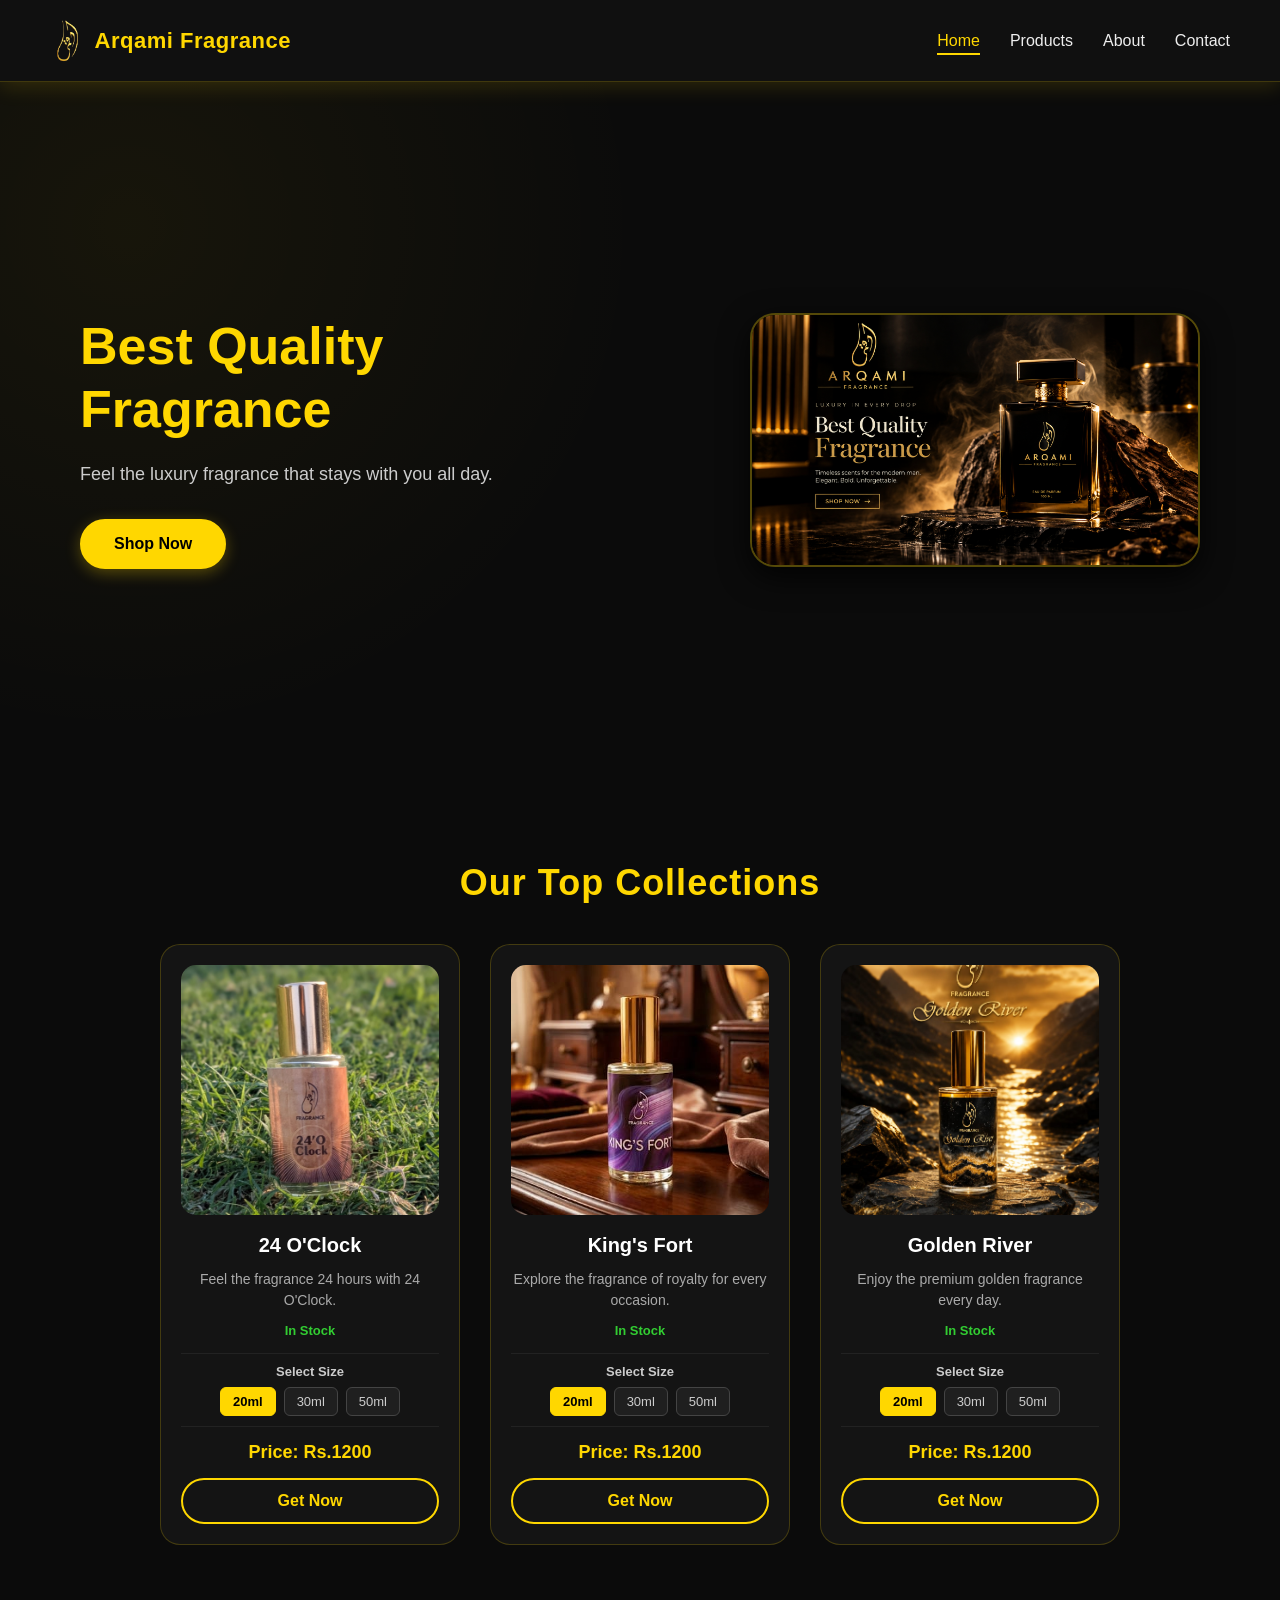
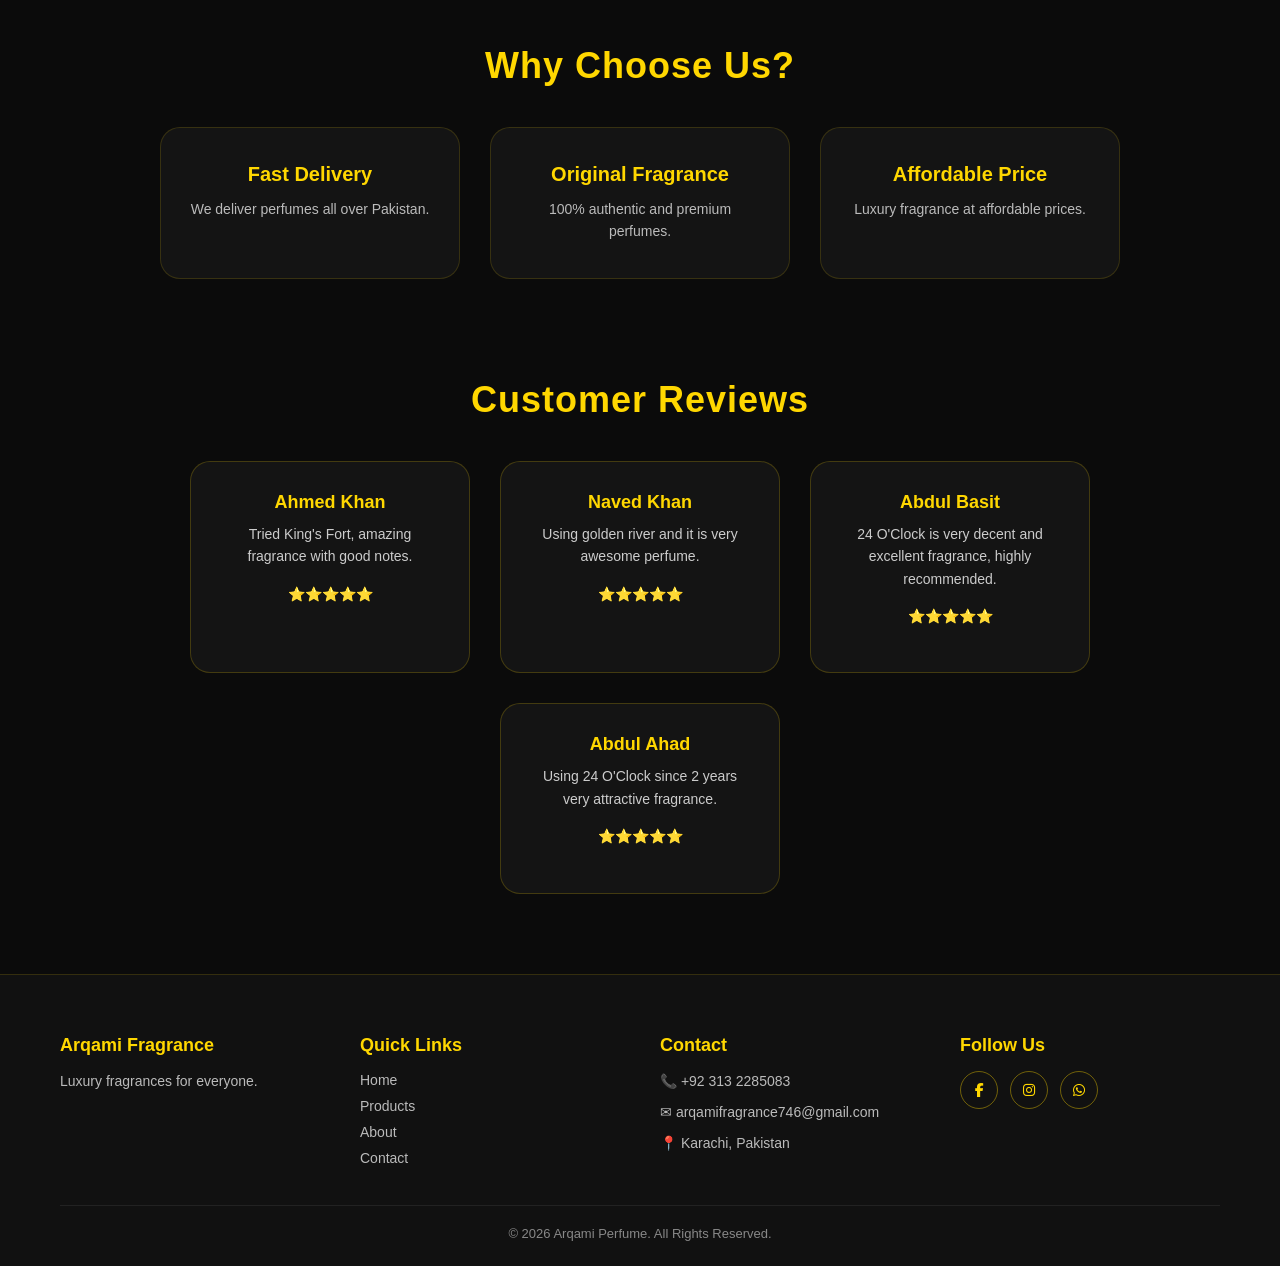
<file: index.html>
<!DOCTYPE html>
<html lang="en">

<head>
    <meta charset="UTF-8">
    <meta name="viewport" content="width=device-width, initial-scale=1.0, maximum-scale=1.0, user-scalable=no">

    <title>Arqami Fragrance</title>

    <link rel="stylesheet" href="style.css">

    <link rel="shortcut icon" href="images/logo.png" type="image/x-icon">

    <link
    rel="stylesheet"
    href="https://cdnjs.cloudflare.com/ajax/libs/font-awesome/6.5.2/css/all.min.css"
>

</head>

<body>

    <!-- Navbar -->
    <header>

        <nav class="navbar">

            <div class="logo">
                <img src="images/logo.png" alt="Arqami Perfume Logo">
                <h2>Arqami Fragrance</h2>
            </div>

            <ul class="nav-links">

                <li>
                    <a href="index.html" class="active">Home</a>
                </li>

                <li>
                    <a href="product.html">Products</a>
                </li>

                <li>
                    <a href="about.html">About</a>
                </li>

                <li>
                    <a href="contact.html">Contact</a>
                </li>

            </ul>

            <button class="menu-btn" aria-label="Toggle Navigation">
    <i class="fa-solid fa-bars"></i>
</button>

        </nav>

    </header>



    <!-- Hero Section -->

    <section class="hero">

        <div class="hero-text">

            <h1>
                Best Quality Fragrance
            </h1>


            <p>
                Feel the luxury fragrance that stays with you all day.
            </p>


            <a href="product.html" class="btn">
                Shop Now
            </a>

        </div>



        <div class="hero-image">

            <img src="images/hero.png" alt="Luxury Perfume">

        </div>


    </section>




    <!-- Products Section -->

    <section class="products">


        <h2 class="section-title">
            Our Top Collections
        </h2>



        <div class="product-container">



            <div class="product-card">

                <img src="images/24 o'clock.jpeg" alt="24 O'Clock Perfume">


                <h3>
                    24 O'Clock
                </h3>


                <p class="description">
                    Feel the fragrance 24 hours with 24 O'Clock.
                </p>


               <p class="stock">
                 In Stock
                 </p>

            <div class="sizes">

    <p><strong>Select Size</strong></p>

    <div class="size-buttons">

        <button class="size-btn active" data-price="1200">
            20ml
        </button>

        <button class="size-btn" data-price="1800">
            30ml
        </button>

        <button class="size-btn" data-price="3000">
            50ml
        </button>

    </div>

    </div>

    <p class="price">

    Price: Rs.<span class="price-value">1200</span>

    </p>

                <a href="product.html" class="product-btn">
                    Get Now
                </a>


            </div>





            <div class="product-card">


                <img src="images/kings fort.jpeg" alt="King's Fort Perfume">


                <h3>
                    King's Fort
                </h3>


                <p class="description">
                    Explore the fragrance of royalty
                    for every occasion.
                </p>


                <p class="stock">
             In Stock
            </p>

            <div class="sizes">

    <p><strong>Select Size</strong></p>

    <div class="size-buttons">

        <button class="size-btn active" data-price="1200">
            20ml
        </button>

        <button class="size-btn" data-price="1800">
            30ml
        </button>

        <button class="size-btn" data-price="3000">
            50ml
        </button>

    </div>

</div>

<p class="price">

    Price: Rs.<span class="price-value">1200</span>

</p>
                <a href="product.html" class="product-btn">
                    Get Now
                </a>


            </div>





            <div class="product-card">


                <img src="images/golden river.jpeg" alt="Golden River Perfume">


                <h3>
                    Golden River
                </h3>


                <p class="description">
                    Enjoy the premium golden
                    fragrance every day.
                </p>

                <p class="stock">
             In Stock
            </p>

            <div class="sizes">

    <p><strong>Select Size</strong></p>

    <div class="size-buttons">

        <button class="size-btn active" data-price="1200">
            20ml
        </button>

        <button class="size-btn" data-price="1800">
            30ml
        </button>

        <button class="size-btn" data-price="3000">
            50ml
        </button>

    </div>

</div>

<p class="price">

    Price: Rs.<span class="price-value">1200</span>

</p>
                <a href="product.html" class="product-btn">
                    Get Now
                </a>


            </div>


        </div>


    </section>





    <!-- Why Choose Us Section -->


    <section class="choose-us">


        <h2 class="section-title">
            Why Choose Us?
        </h2>



        <div class="choose-us-container">



            <div class="feature-card">

                <h3>
                    Fast Delivery
                </h3>


                <p>
                    We deliver perfumes all over Pakistan.
                </p>

            </div>




            <div class="feature-card">

                <h3>
                    Original Fragrance
                </h3>


                <p>
                    100% authentic and premium perfumes.
                </p>

            </div>




            <div class="feature-card">

                <h3>
                    Affordable Price
                </h3>


                <p>
                    Luxury fragrance at affordable prices.
                </p>

            </div>


        </div>


    </section>

    <section class="testimonials">

        <h2 class="section-title">Customer Reviews</h2>

        <div class="testimonial-container">

            <div class="testimonial-card">
                <h3>Ahmed Khan</h3>
                <p>Tried King's Fort, amazing fragrance with good notes.</p>
                <p>⭐⭐⭐⭐⭐</p>
            </div>

            <div class="testimonial-card">
                 <h3>Naved Khan</h3>
                <p>Using golden river and it is very awesome perfume.</p>
                <p>⭐⭐⭐⭐⭐</p>
            </div>

            <div class="testimonial-card">
                 <h3>Abdul Basit</h3>
                <p>24 O'Clock is very decent and excellent fragrance, highly recommended.</p>
                <p>⭐⭐⭐⭐⭐</p>
            </div>

            <div class="testimonial-card">
                 <h3>Abdul Ahad</h3>
                <p>Using 24 O'Clock since 2 years very attractive fragrance.</p>
                <p>⭐⭐⭐⭐⭐</p>
            </div>

        </div>



    </section>



    <!-- Footer -->


    <footer class="footer">


        <div class="footer-container">



            <div class="footer-box brand">


                <h2>
                    Arqami Fragrance
                </h2>


                <p>
                    Luxury fragrances for everyone.
                </p>


            </div>





            <div class="footer-box">


                <h3>
                    Quick Links
                </h3>


                <ul>

                    <li>
                        <a href="index.html">Home</a>
                    </li>


                    <li>
                        <a href="product.html">Products</a>
                    </li>


                    <li>
                        <a href="about.html">About</a>
                    </li>


                    <li>
                        <a href="contact.html">Contact</a>
                    </li>


                </ul>


            </div>





            <div class="footer-box">


                <h3>
                    Contact
                </h3>


               <p>
                    📞 +92 313 2285083
                </p>


                <p>
                    ✉ arqamifragrance746@gmail.com
                </p>



                <p>
                    📍 Karachi, Pakistan
                </p>


            </div>


           <div class="footer-box social-box">

            <h3>Follow Us</h3>

        <div class="social-icons">

        <a href="https://www.facebook.com/share/19AGfkTApr/" aria-label="Facebook">
            <i class="fa-brands fa-facebook-f"></i>
        </a>

        <a href="https://www.instagram.com/arqamifragrance?igsi=b2hlZm5qbWZua25n" aria-label="Instagram">
            <i class="fa-brands fa-instagram"></i>
        </a>

        <a href="https://wa.me/c/923132285083" aria-label="WhatsApp">
            <i class="fa-brands fa-whatsapp"></i>
        </a>

    </div>

</div>



        </div>




        <hr>


        <p class="copyright">

            © 2026 Arqami Perfume. All Rights Reserved.

        </p>


    </footer>

    <script src="script.js"></script>

</body>

</html>
</file>
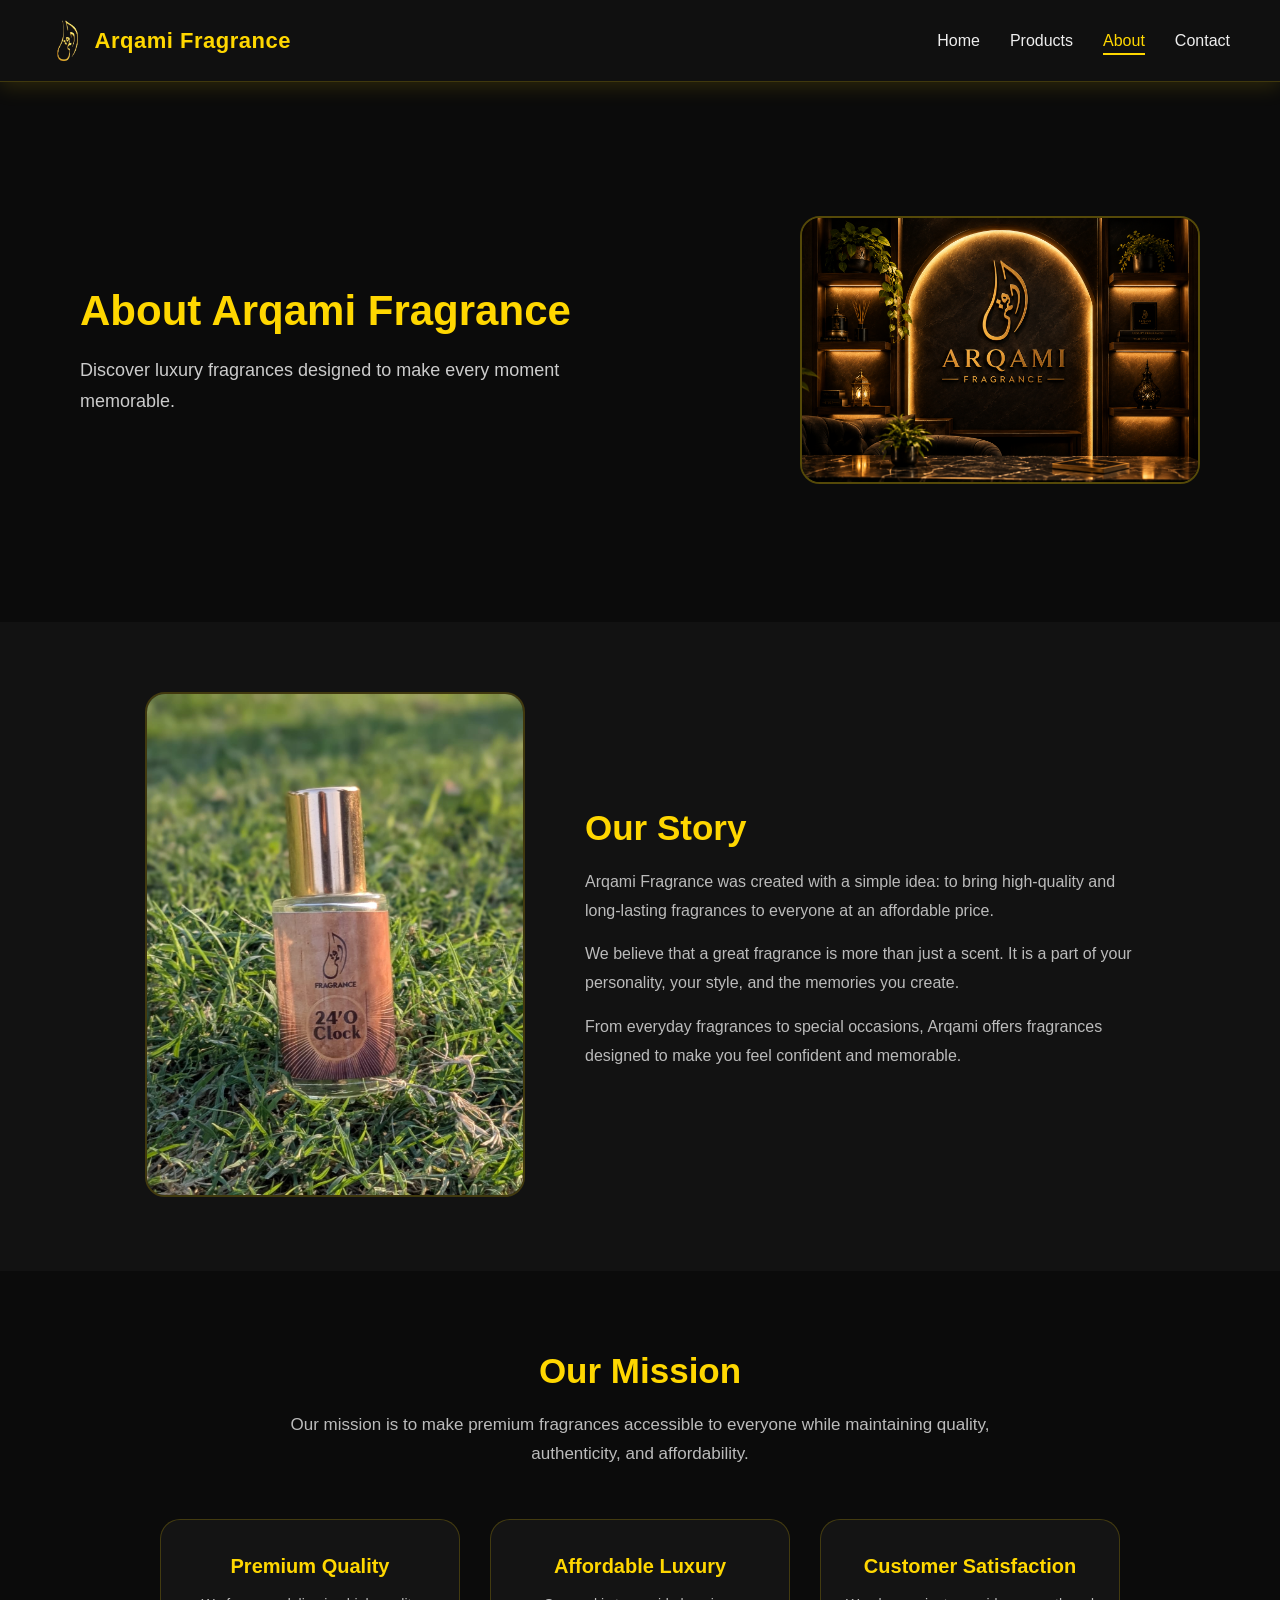
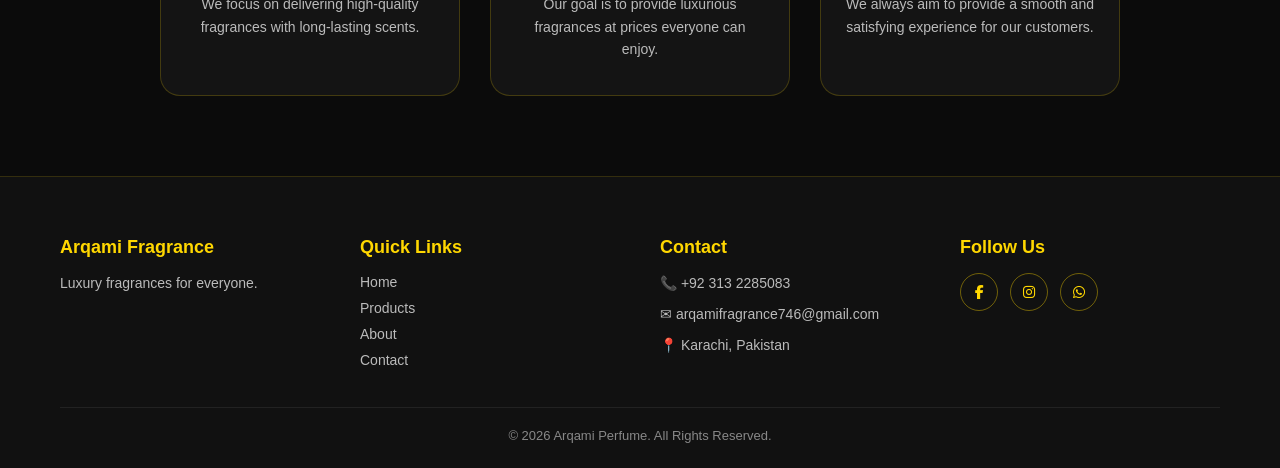
<file: about.html>
<!DOCTYPE html>
<html lang="en">

<head>
    <meta charset="UTF-8">
    <meta name="viewport" content="width=device-width, initial-scale=1.0, maximum-scale=1.0, user-scalable=no">

    <title>Arqami Fragrance</title>

    <link rel="stylesheet" href="style.css">

    <link rel="shortcut icon" href="images/logo.png" type="image/x-icon">

    <link
    rel="stylesheet"
    href="https://cdnjs.cloudflare.com/ajax/libs/font-awesome/6.5.2/css/all.min.css"
>

</head>

<body>

    <!-- Navbar -->
    <header>

        <nav class="navbar">

            <div class="logo">
                <img src="images/logo.png" alt="Arqami Perfume Logo">
                <h2>Arqami Fragrance</h2>
            </div>

            <ul class="nav-links">

                <li>
                    <a href="index.html">Home</a>
                </li>

                <li>
                    <a href="product.html">Products</a>
                </li>

                <li>
                    <a href="about.html" class="active">About</a>
                </li>

                <li>
                    <a href="contact.html">Contact</a>
                </li>

            </ul>

            <button class="menu-btn" aria-label="Toggle Navigation">
    <i class="fa-solid fa-bars"></i>
</button>

        </nav>

    </header>


    <!--about hero section-->

    <section class="about-hero">

    <div class="about-hero-text">

        <h1>
            About Arqami Fragrance
        </h1>

        <p>
            Discover luxury fragrances designed to make
            every moment memorable.
        </p>

    </div>

    <div class="about-hero-image">

        <img src="images/about.png" alt="Arqami Perfume">

    </div>

</section>

    <!--Story-->

    <section class="our-story">

    <div class="story-image">

        <img src="images/24 o'clock.jpeg" alt="Arqami Perfume">

    </div>

    <div class="story-text">

        <h2>Our Story</h2>

        <p>
            Arqami Fragrance was created with a simple idea:
            to bring high-quality and long-lasting fragrances
            to everyone at an affordable price.
        </p>

        <p>
            We believe that a great fragrance is more than just
            a scent. It is a part of your personality, your style,
            and the memories you create.
        </p>

        <p>
            From everyday fragrances to special occasions,
            Arqami offers fragrances designed to make you feel
            confident and memorable.
        </p>

    </div>

</section>

    <!--Mission-->

    <section class="mission">

    <h2>Our Mission</h2>

    <p class="mission-intro">
        Our mission is to make premium fragrances accessible
        to everyone while maintaining quality, authenticity,
        and affordability.
    </p>


    <div class="mission-container">

        <div class="mission-card">

            <h3>Premium Quality</h3>

            <p>
                We focus on delivering high-quality fragrances
                with long-lasting scents.
            </p>

        </div>


        <div class="mission-card">

            <h3>Affordable Luxury</h3>

            <p>
                Our goal is to provide luxurious fragrances
                at prices everyone can enjoy.
            </p>

        </div>


        <div class="mission-card">

            <h3>Customer Satisfaction</h3>

            <p>
                We always aim to provide a smooth and satisfying
                experience for our customers.
            </p>

        </div>

    </div>

</section>

    <!-- Footer -->


    <footer class="footer">


        <div class="footer-container">



            <div class="footer-box brand">


                <h2>
                    Arqami Fragrance
                </h2>


                <p>
                    Luxury fragrances for everyone.
                </p>


            </div>





            <div class="footer-box">


                <h3>
                    Quick Links
                </h3>


                <ul>

                    <li>
                        <a href="index.html">Home</a>
                    </li>


                    <li>
                        <a href="product.html">Products</a>
                    </li>


                    <li>
                        <a href="about.html">About</a>
                    </li>


                    <li>
                        <a href="contact.html">Contact</a>
                    </li>


                </ul>


            </div>





            <div class="footer-box">


                <h3>
                    Contact
                </h3>


               <p>
                    📞 +92 313 2285083
                </p>


                <p>
                    ✉ arqamifragrance746@gmail.com
                </p>



                <p>
                    📍 Karachi, Pakistan
                </p>


            </div>


           <div class="footer-box social-box">

            <h3>Follow Us</h3>

        <div class="social-icons">

        <a href="https://www.facebook.com/share/19AGfkTApr/" aria-label="Facebook">
            <i class="fa-brands fa-facebook-f"></i>
        </a>

        <a href="https://www.instagram.com/arqamifragrance?igsi=b2hlZm5qbWZua25n" aria-label="Instagram">
            <i class="fa-brands fa-instagram"></i>
        </a>

        <a href="https://wa.me/c/923132285083" aria-label="WhatsApp">
            <i class="fa-brands fa-whatsapp"></i>
        </a>

    </div>

</div>



        </div>




        <hr>


        <p class="copyright">

            © 2026 Arqami Perfume. All Rights Reserved.

        </p>


    </footer>

    <script src="script.js"></script>

</body>

</html>
</file>
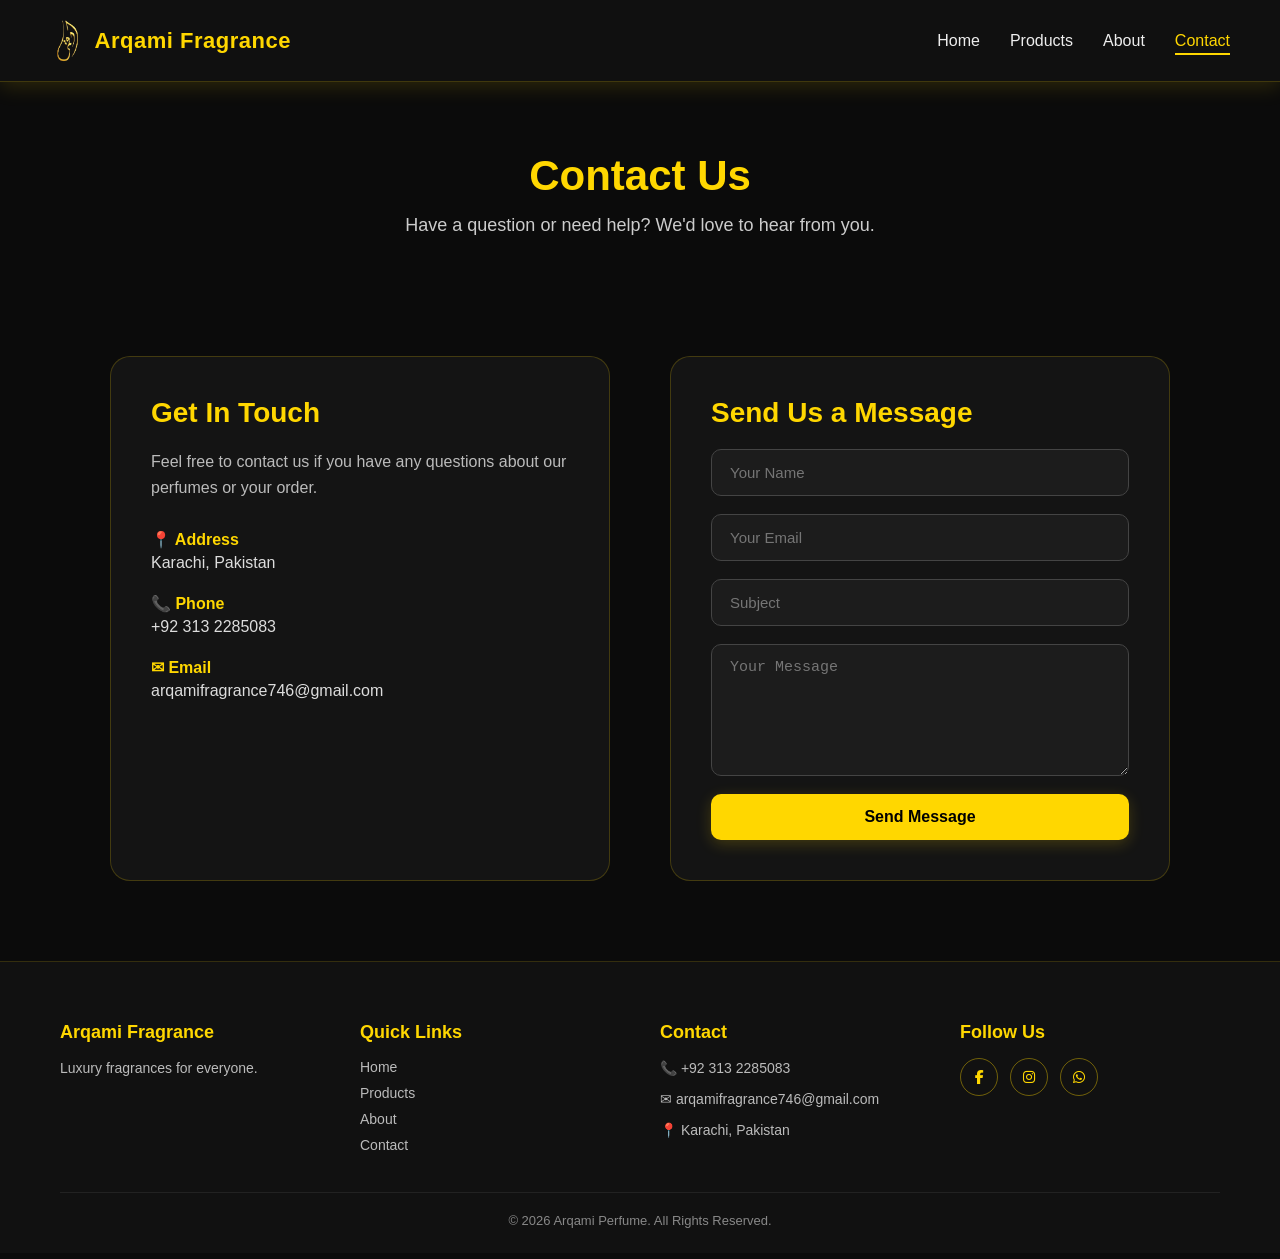
<file: contact.html>
<!DOCTYPE html>
<html lang="en">

<head>
    <meta charset="UTF-8">
    <meta name="viewport" content="width=device-width, initial-scale=1.0, maximum-scale=1.0, user-scalable=no">

    <title>Arqami Fragrance</title>

    <link rel="stylesheet" href="style.css">

    <link rel="shortcut icon" href="images/logo.png" type="image/x-icon">

    <link
    rel="stylesheet"
    href="https://cdnjs.cloudflare.com/ajax/libs/font-awesome/6.5.2/css/all.min.css"
>

</head>

<body>

    <!-- Navbar -->
    <header>

        <nav class="navbar">

            <div class="logo">
                <img src="images/logo.png" alt="Arqami Perfume Logo">
                <h2>Arqami Fragrance</h2>
            </div>

            <ul class="nav-links">

                <li>
                    <a href="index.html">Home</a>
                </li>

                <li>
                    <a href="product.html">Products</a>
                </li>

                <li>
                    <a href="about.html">About</a>
                </li>

                <li>
                    <a href="contact.html" class="active">Contact</a>
                </li>

            </ul>

            <button class="menu-btn" aria-label="Toggle Navigation">
    <i class="fa-solid fa-bars"></i>
</button>

        </nav>

    </header>

    <!--Contact hero-->

    <section class="contact-hero">

    <h1>Contact Us</h1>

    <p>
        Have a question or need help?
        We'd love to hear from you.
    </p>

</section>

    <!--Contact section-->

    <section class="contact-section">

    <div class="contact-info">

        <h2>Get In Touch</h2>

        <p>
            Feel free to contact us if you have any questions
            about our perfumes or your order.
        </p>

        <div class="contact-item">
            <h3>📍 Address</h3>
            <p>Karachi, Pakistan</p>
        </div>

        <div class="contact-item">
            <h3>📞 Phone</h3>
            <p>+92 313 2285083</p>
        </div>

        <div class="contact-item">
            <h3>✉ Email</h3>
            <p>arqamifragrance746@gmail.com</p>
        </div>

    </div>


    <div class="contact-form">

        <h2>Send Us a Message</h2>

        <form id="contactForm">

            <input
                type="text"
                id="contactName"
                placeholder="Your Name"
                required
            >

            <input
                type="email"
                id="contactEmail"
                placeholder="Your Email"
                required
            >

            <input
                type="text"
                id="contactSubject"
                placeholder="Subject"
                required
            >

            <textarea
                id="contactMessage"
                placeholder="Your Message"
                rows="6"
                required
            ></textarea>

            <button type="submit">
                Send Message
            </button>

        </form>

    </div>

</section>

    <!-- Footer -->


    <footer class="footer">


        <div class="footer-container">



            <div class="footer-box brand">


                <h2>
                    Arqami Fragrance
                </h2>


                <p>
                    Luxury fragrances for everyone.
                </p>


            </div>





            <div class="footer-box">


                <h3>
                    Quick Links
                </h3>


                <ul>

                    <li>
                        <a href="index.html">Home</a>
                    </li>


                    <li>
                        <a href="product.html">Products</a>
                    </li>


                    <li>
                        <a href="about.html">About</a>
                    </li>


                    <li>
                        <a href="contact.html">Contact</a>
                    </li>


                </ul>


            </div>





            <div class="footer-box">


                <h3>
                    Contact
                </h3>


               <p>
                    📞 +92 313 2285083
                </p>


                <p>
                    ✉ arqamifragrance746@gmail.com
                </p>



                <p>
                    📍 Karachi, Pakistan
                </p>


            </div>


           <div class="footer-box social-box">

            <h3>Follow Us</h3>

        <div class="social-icons">

        <a href="https://www.facebook.com/share/19AGfkTApr/" aria-label="Facebook">
            <i class="fa-brands fa-facebook-f"></i>
        </a>

        <a href="https://www.instagram.com/arqamifragrance?igsi=b2hlZm5qbWZua25n" aria-label="Instagram">
            <i class="fa-brands fa-instagram"></i>
        </a>

        <a href="https://wa.me/c/923132285083" aria-label="WhatsApp">
            <i class="fa-brands fa-whatsapp"></i>
        </a>

    </div>

</div>



        </div>




        <hr>


        <p class="copyright">

            © 2026 Arqami Perfume. All Rights Reserved.

        </p>


    </footer>

    <script src="script.js"></script>

</body>

</html>
</file>
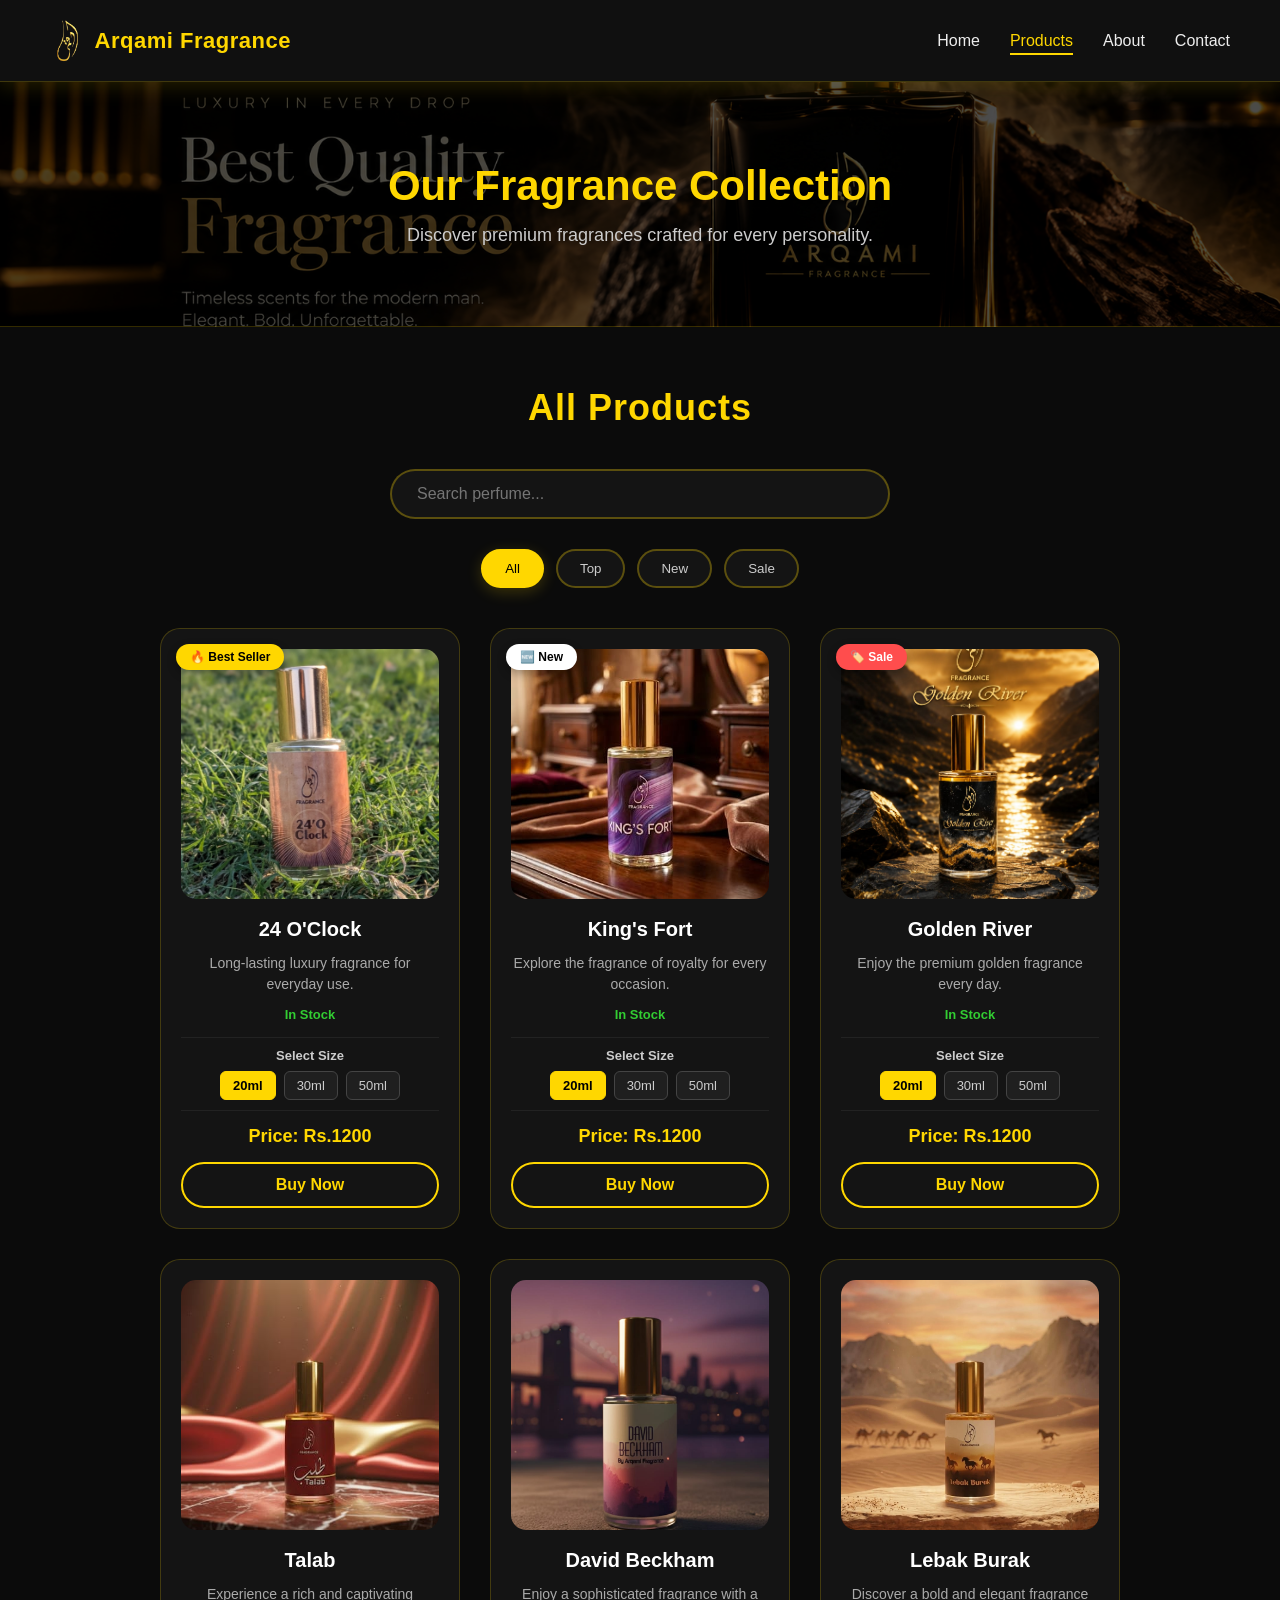
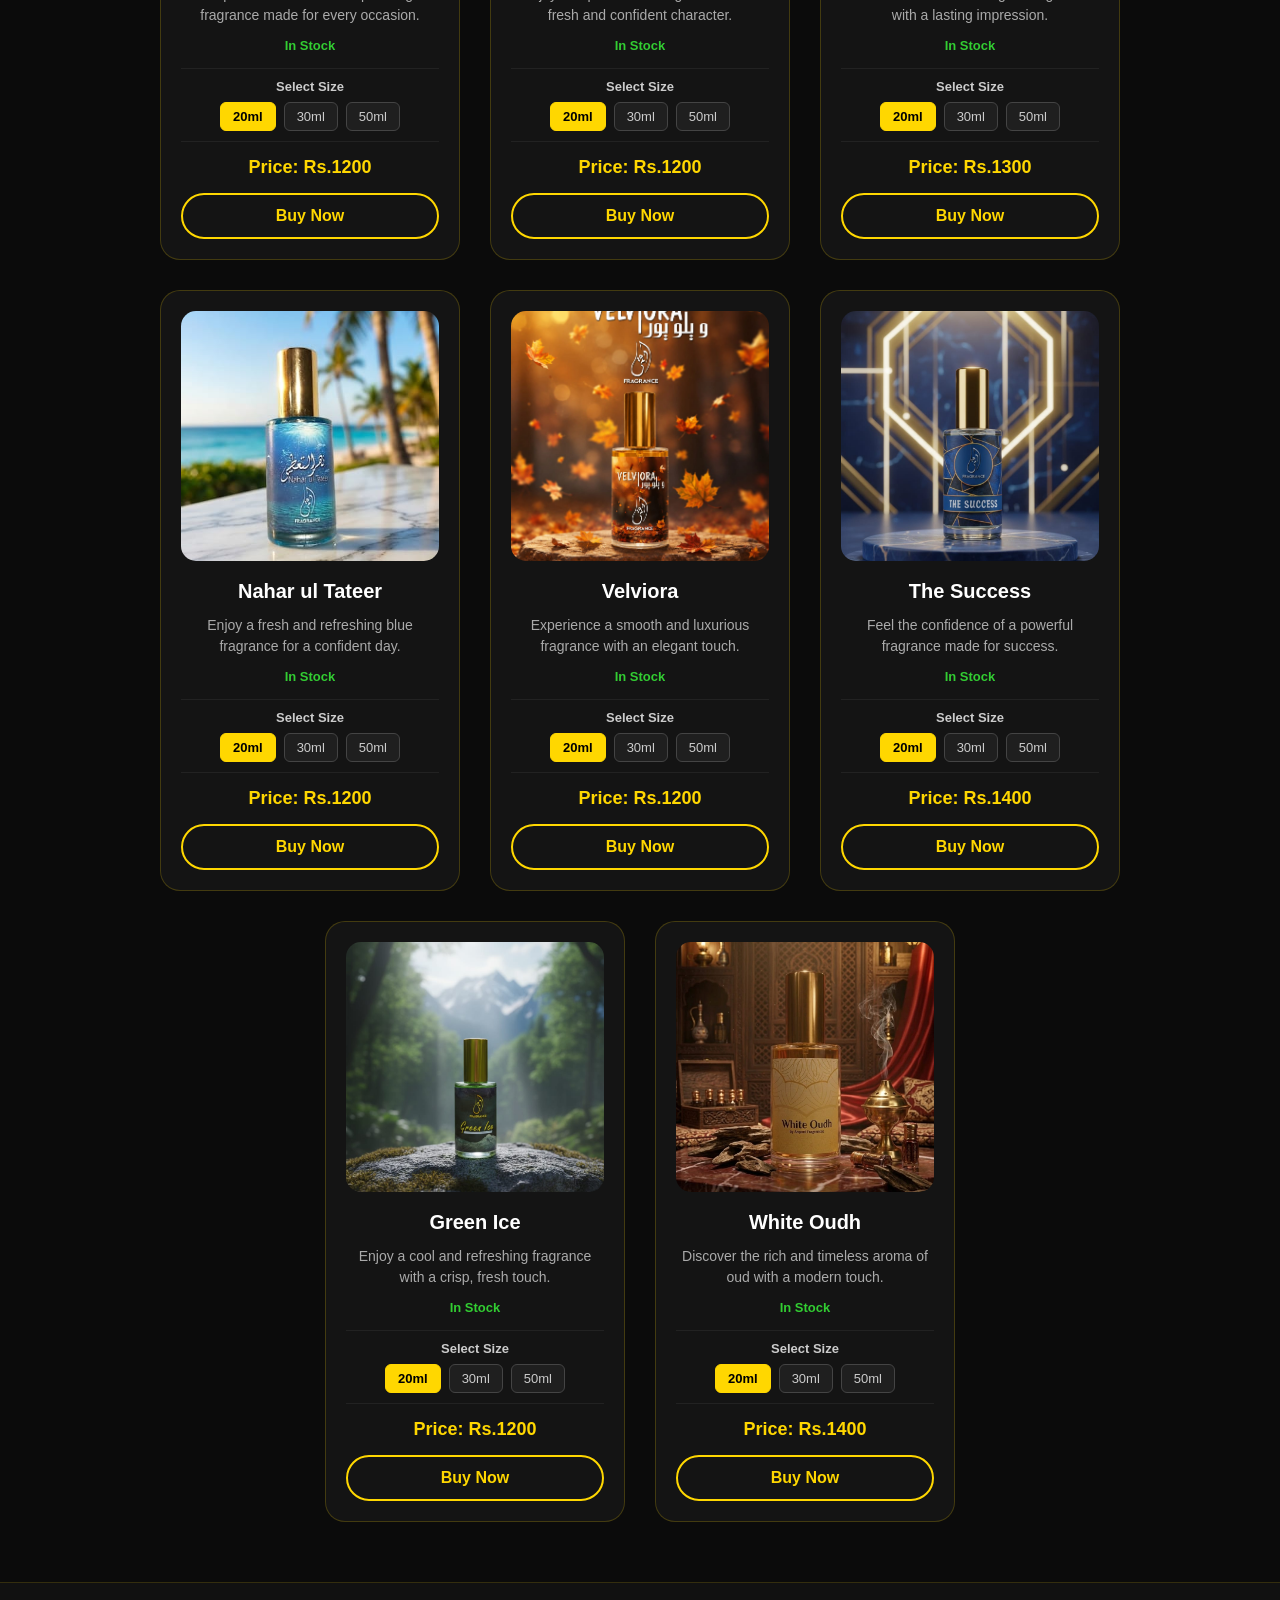
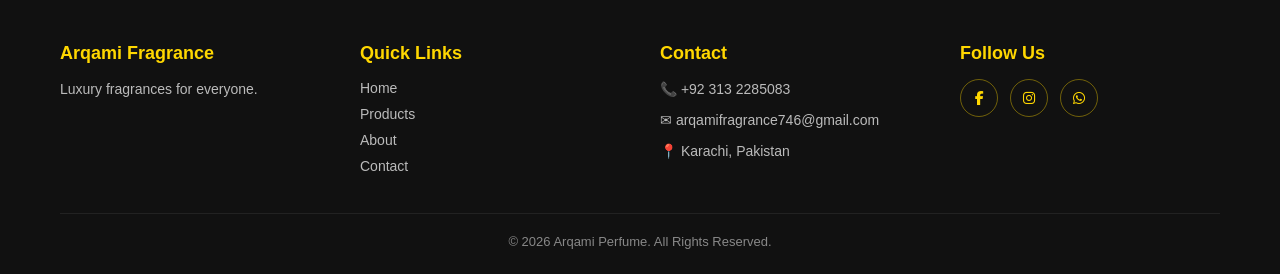
<file: product.html>
<!DOCTYPE html>
<html lang="en">
<head>
    <meta charset="UTF-8">
    <meta name="viewport" content="width=device-width, initial-scale=1.0, maximum-scale=1.0, user-scalable=no">
    <title>Arqami Fragrance</title>
    <link rel="stylesheet" href="style.css">
    <link rel="shortcut icon" href="images/logo.png" type="image/x-icon">
    <link
    rel="stylesheet"
    href="https://cdnjs.cloudflare.com/ajax/libs/font-awesome/6.5.2/css/all.min.css"
>

</head>

<body>
    
     <!-- Navbar -->
    <header>

        <nav class="navbar">

            <div class="logo">
                <img src="images/logo.png" alt="Arqami Perfume Logo">
                <h2>Arqami Fragrance</h2>
            </div>

            <ul class="nav-links">

                <li>
                    <a href="index.html" >Home</a>
                </li>

                <li>
                    <a href="product.html"class="active">Products</a>
                </li>

                <li>
                    <a href="about.html">About</a>
                </li>

                <li>
                    <a href="contact.html">Contact</a>
                </li>

            </ul>

            <button class="menu-btn" aria-label="Toggle Navigation">
    <i class="fa-solid fa-bars"></i>
</button>

        </nav>

    </header>

    <!--Page Banner-->

    <section class="page-banner">

        <h1>Our Fragrance Collection</h1>

        <p>Discover premium fragrances crafted for every personality.</p>

    </section>


    <!--Products-->


    <section class="products">

    <h2 class="section-title">
        All Products
    </h2>

    <!--Search Bar-->

    <div class="product-search">

    <input
        type="text"
        id="searchInput"
        placeholder="Search perfume..."
    >
        
    </div>

    <!--Filter Button-->

        <div class="product-filters">

            <button class="filter-btn active" data-filter="all">
             All
            </button>

            <button class="filter-btn" data-filter="best-seller">
             Top
            </button>

            <button class="filter-btn" data-filter="new">
            New
            </button>

            <button class="filter-btn" data-filter="sale">
             Sale
            </button>

    </div>
    

    <!--Products-->

    <div class="product-container">

        <!--Product 1-->

        <div class="product-card">

            <span class="badge best-seller">

             🔥 Best Seller

            </span>

         <img src="images/24 o'clock.jpeg" alt="24 O'Clock">

         <h3>24 O'Clock</h3>

        <p class="description">
        Long-lasting luxury fragrance for everyday use.
        </p>

        <p class="stock">
        In Stock
        </p>

       <div class="sizes">

    <p><strong>Select Size</strong></p>

    <div class="size-buttons">

        <button class="size-btn active" data-price="1200">
            20ml
        </button>

        <button class="size-btn" data-price="1800">
            30ml
        </button>

        <button class="size-btn" data-price="3000">
            50ml
        </button>

    </div>

</div>

<p class="price">

    Price: Rs.<span class="price-value">1200</span>

</p>

        <a href="#" class="product-btn">
        Buy Now
        </a>

    </div>

        <!--Product 2-->

        <div class="product-card">

            <span class="badge new">
             🆕 New
            </span>

            <img src="images/kings fort.jpeg" alt="King's Fort">

            <h3>King's Fort</h3>

            <p class="description">Explore the fragrance of royalty
            for every occasion.</p>

            <p class="stock">
             In Stock
            </p>

            <div class="sizes">

    <p><strong>Select Size</strong></p>

    <div class="size-buttons">

        <button class="size-btn active" data-price="1200">
            20ml
        </button>

        <button class="size-btn" data-price="1800">
            30ml
        </button>

        <button class="size-btn" data-price="3000">
            50ml
        </button>

    </div>

</div>

<p class="price">

    Price: Rs.<span class="price-value">1200</span>

</p>

            <a href="#" class="product-btn">Buy Now</a>

        </div>

        <!--Product 3-->

        <div class="product-card">

            <span class="badge sale">
            🏷️ Sale
            </span>

            <img src="images/golden river.jpeg" alt="Golden River">

            <h3>Golden River</h3>

            <p class="description">Enjoy the premium golden
fragrance every day.</p>

            <p class="stock">
             In Stock
            </p>

            <div class="sizes">

    <p><strong>Select Size</strong></p>

    <div class="size-buttons">

        <button class="size-btn active" data-price="1200">
            20ml
        </button>

        <button class="size-btn" data-price="1800">
            30ml
        </button>

        <button class="size-btn" data-price="3000">
            50ml
        </button>

    </div>

</div>

<p class="price">

    Price: Rs.<span class="price-value">1200</span>

</p>

            <a href="#" class="product-btn">Buy Now</a>

        </div>

        <!--Product 4-->

        <div class="product-card">

            <img src="images/talab.jpeg" alt="Talab">

            <h3>Talab</h3>

            <p class="description">Experience a rich and captivating fragrance made for every occasion.</p>

            <p class="stock">
             In Stock
            </p>

            <div class="sizes">

    <p><strong>Select Size</strong></p>

    <div class="size-buttons">

        <button class="size-btn active" data-price="1200">
            20ml
        </button>

        <button class="size-btn" data-price="1800">
            30ml
        </button>

        <button class="size-btn" data-price="3000">
            50ml
        </button>

    </div>

</div>

<p class="price">

    Price: Rs.<span class="price-value">1200</span>

</p>

            <a href="#" class="product-btn">Buy Now</a>

        </div>

        <!--Product 5-->

        <div class="product-card">

            <img src="images/david beckham.jpeg" alt="David Beckham">

            <h3>David Beckham</h3>

            <p class="description">Enjoy a sophisticated fragrance with a fresh and confident character.</p>

            <p class="stock">
             In Stock
            </p>

            <div class="sizes">

    <p><strong>Select Size</strong></p>

    <div class="size-buttons">

        <button class="size-btn active" data-price="1200">
            20ml
        </button>

        <button class="size-btn" data-price="1800">
            30ml
        </button>

        <button class="size-btn" data-price="3000">
            50ml
        </button>

    </div>

</div>

<p class="price">

    Price: Rs.<span class="price-value">1200</span>

</p>

            <a href="#" class="product-btn">Buy Now</a>

        </div>

        <!--Product 6-->

        <div class="product-card">

            <img src="images/lebok burak.jpeg" alt="Lebak Burak">

            <h3>Lebak Burak</h3>

            <p class="description">Discover a bold and elegant fragrance with a lasting impression.</p>

            <p class="stock">
             In Stock
            </p>

            <div class="sizes">

    <p><strong>Select Size</strong></p>

    <div class="size-buttons">

        <button class="size-btn active" data-price="1300">
            20ml
        </button>

        <button class="size-btn" data-price="1950">
            30ml
        </button>

        <button class="size-btn" data-price="3250">
            50ml
        </button>

    </div>

</div>

<p class="price">

    Price: Rs.<span class="price-value">1300</span>

</p>

            <a href="#" class="product-btn">Buy Now</a>

        </div>

        <!--Product 7-->

        <div class="product-card">

            <img src="images/nahar ul tateer.jpeg" alt="Nahar ul Tateer">

            <h3>Nahar ul Tateer</h3>

            <p class="description">Enjoy a fresh and refreshing blue fragrance for a confident day.</p>

            <p class="stock">
             In Stock
            </p>

           <div class="sizes">

    <p><strong>Select Size</strong></p>

    <div class="size-buttons">

        <button class="size-btn active" data-price="1200">
            20ml
        </button>

        <button class="size-btn" data-price="1800">
            30ml
        </button>

        <button class="size-btn" data-price="3000">
            50ml
        </button>

    </div>

</div>

<p class="price">

    Price: Rs.<span class="price-value">1200</span>

</p>

            <a href="#" class="product-btn">Buy Now</a>

        </div>

        <!--Product 8-->

        <div class="product-card">

            <img src="images/velviora.jpeg" alt="Velviora">

            <h3>Velviora</h3>

            <p class="description">Experience a smooth and luxurious fragrance with an elegant touch.</p>

            <p class="stock">
             In Stock
            </p>

            <div class="sizes">

    <p><strong>Select Size</strong></p>

    <div class="size-buttons">

        <button class="size-btn active" data-price="1200">
            20ml
        </button>

        <button class="size-btn" data-price="1800">
            30ml
        </button>

        <button class="size-btn" data-price="3000">
            50ml
        </button>

    </div>

</div>

<p class="price">

    Price: Rs.<span class="price-value">1200</span>

</p>

            <a href="#" class="product-btn">Buy Now</a>

        </div>

        <!--Product 9-->

        <div class="product-card">

            <img src="images/the success.jpeg" alt="The Success">

            <h3>The Success</h3>

            <p class="description">Feel the confidence of a powerful fragrance made for success.</p>

            <p class="stock">
             In Stock
            </p>
<div class="sizes">

    <p><strong>Select Size</strong></p>

    <div class="size-buttons">

        <button class="size-btn active" data-price="1400">
            20ml
        </button>

        <button class="size-btn" data-price="2100">
            30ml
        </button>

        <button class="size-btn" data-price="3500">
            50ml
        </button>

    </div>

</div>

<p class="price">

    Price: Rs.<span class="price-value">1400</span>

</p>

            <a href="#" class="product-btn">Buy Now</a>

        </div>

        <!--Product 10-->

        <div class="product-card">

            <img src="images/green ice.jpeg" alt="Green Ice">

            <h3>Green Ice</h3>

            <p class="description">Enjoy a cool and refreshing fragrance with a crisp, fresh touch.</p>

            <p class="stock">
             In Stock
            </p>

            <div class="sizes">

    <p><strong>Select Size</strong></p>

    <div class="size-buttons">

        <button class="size-btn active" data-price="1200">
            20ml
        </button>

        <button class="size-btn" data-price="1800">
            30ml
        </button>

        <button class="size-btn" data-price="3000">
            50ml
        </button>

    </div>

</div>

<p class="price">

    Price: Rs.<span class="price-value">1200</span>

</p>

            <a href="#" class="product-btn">Buy Now</a>

        </div>

        
        <!--Product 11-->

        <div class="product-card">

            <img src="images/white oudh.jpeg" alt="White Oudh">

            <h3>White Oudh</h3>

            <p class="description">Discover the rich and timeless aroma of oud with a modern touch.</p>

            <p class="stock">
             In Stock
            </p>

            <div class="sizes">

    <p><strong>Select Size</strong></p>

    <div class="size-buttons">

        <button class="size-btn active" data-price="1400">
            20ml
        </button>

        <button class="size-btn" data-price="2100">
            30ml
        </button>

        <button class="size-btn" data-price="3500">
            50ml
        </button>

    </div>

</div>

<p class="price">

    Price: Rs.<span class="price-value">1400</span>

</p>

            <a href="#" class="product-btn">Buy Now</a>

        </div>

    </div>

    </section>

    <!-- Order Form -->

<div class="order-overlay" id="orderOverlay">

    <div class="order-form">

        <button class="close-order" id="closeOrder">
            &times;
        </button>

        <h2>Place Your Order</h2>

        <p class="selected-product">
            Product:
            <strong id="selectedProduct">---</strong>
        </p>

        <p class="selected-size">
            Size:
            <strong id="selectedSize">---</strong>
        </p>

        <p class="selected-price">
            Price:
            Rs.<strong id="selectedPrice">---</strong>
        </p>


        <form id="orderForm">

            <input
                type="text"
                id="customerName"
                placeholder="Your Name"
                required
            >

            <input
                type="tel"
                id="customerPhone"
                placeholder="Phone Number"
                required
            >

            <input
                type="text"
                id="customerAddress"
                placeholder="Delivery Address"
                required
            >

            <input
                type="number"
                id="quantity"
                placeholder="Quantity"
                min="1"
                value="1"
                required
            >

            <p class="order-total">
                Total: Rs. <span id="orderTotal">0</span>
            </p>

            <button type="submit" class="place-order-btn">
                Place Order
            </button>

        </form>

    </div>

</div>

<!-- Footer -->


  <footer class="footer">


        <div class="footer-container">



            <div class="footer-box brand">


                <h2>
                    Arqami Fragrance
                </h2>


                <p>
                    Luxury fragrances for everyone.
                </p>


            </div>





            <div class="footer-box">


                <h3>
                    Quick Links
                </h3>


                <ul>

                    <li>
                        <a href="index.html">Home</a>
                    </li>


                    <li>
                        <a href="product.html">Products</a>
                    </li>


                    <li>
                        <a href="about.html">About</a>
                    </li>


                    <li>
                        <a href="contact.html">Contact</a>
                    </li>


                </ul>


            </div>





            <div class="footer-box">


                <h3>
                    Contact
                </h3>


               <p>
                    📞 +92 313 2285083
                </p>


                <p>
                    ✉ arqamifragrance746@gmail.com
                </p>



                <p>
                    📍 Karachi, Pakistan
                </p>


            </div>


           <div class="footer-box social-box">

            <h3>Follow Us</h3>

        <div class="social-icons">

        <a href="https://www.facebook.com/share/19AGfkTApr/" aria-label="Facebook">
            <i class="fa-brands fa-facebook-f"></i>
        </a>

        <a href="https://www.instagram.com/arqamifragrance?igsi=b2hlZm5qbWZua25n" aria-label="Instagram">
            <i class="fa-brands fa-instagram"></i>
        </a>

        <a href="https://wa.me/c/923132285083" aria-label="WhatsApp">
            <i class="fa-brands fa-whatsapp"></i>
        </a>

    </div>

</div>



        </div>




        <hr>


        <p class="copyright">

            © 2026 Arqami Perfume. All Rights Reserved.

        </p>


    </footer>
    
<script src="script.js"></script>

</body>

</html>
</file>
<file: style.css>
/* =========================
     GLOBAL SETTINGS
========================= */

*{
    margin:0;
    padding:0;
    box-sizing:border-box;
}

html, body {
    width: 100%;
    max-width: 100%;
    overflow-x: hidden !important; /* Horizontal side scrolling band */
    touch-action: pan-y;           /* Sirf upar neeche scroll ki ijazat hogi, pinch zoom block hoga */
    -webkit-text-size-adjust: 100%;
}

html{
    scroll-behavior: smooth;
}

body{
    background-color: #0b0b0b;
    color: #fff;
    font-family: 'Segoe UI', Tahoma, Geneva, Verdana, sans-serif;
    overflow-x: hidden;
}

a{
    text-decoration:none;
}

/* =========================
        NAVBAR
========================= */

.navbar{
    background-color:rgba(17,17,17,0.95);
    backdrop-filter: blur(10px);
    padding:18px 50px;
    display:flex;
    justify-content:space-between;
    align-items:center;
    box-shadow:0 4px 20px rgba(255,215,0,0.15);
    border-bottom: 1px solid rgba(255,215,0,0.2);
}

header{
    position: sticky;
    top: 0;
    z-index:1000;
}

.logo{
    display:flex;
    align-items:center;
    gap:12px;
}

.logo img{
    height: 45px;
    width: auto; /* Natural aspect ratio maintain rahega */
    max-width: 120px; /* Zyada phail na jaye */
    object-fit: contain;
    display: block;
}

.logo h2{
    color:gold;
    font-size: 22px;
    letter-spacing: 0.5px;
}

.nav-links{
    display:flex;
    list-style:none;
    gap:30px;
    align-items: center;
}

.nav-links a{
    color:#eee;
    position: relative;
    font-weight: 500;
    transition:0.3s ease;
}

.nav-links a::after{
    content:"";
    position:absolute;
    width:0;
    height:2px;
    background-color:gold;
    left:0;
    bottom:-6px;
    transition:width 0.3s ease;
}

.nav-links a:hover::after,
.nav-links a.active::after{
    width:100%;
}

.nav-links a.active,
.nav-links a:hover{
    color:gold;
}

.menu-btn{
    display:none;
    background:none;
    border:none;
    color:gold;
    font-size:28px;
    cursor:pointer;
    padding: 5px;
    z-index: 1001;
}

/* =========================
          HERO
========================= */

.hero{
    min-height:80vh;
    padding:60px 80px;
    display:flex;
    justify-content:space-between;
    align-items:center;
    gap:40px;
    background: radial-gradient(circle at 10% 20%, rgba(255, 215, 0, 0.05) 0%, transparent 40%);
}

.hero-text{
    max-width:550px;
}

.hero-text h1{
    font-size:52px;
    color:gold;
    line-height: 1.2;
    margin-bottom: 20px;
    animation: fadeInUp 0.8s ease;
}

.hero-text p{
    font-size:18px;
    color: #ccc;
    line-height: 1.6;
    margin-bottom:30px;
    animation: fadeInUp 1s ease;
}

.btn{
    display:inline-block;
    background-color:gold;
    color:black;
    padding:14px 32px;
    border-radius:30px;
    font-weight: bold;
    border:2px solid gold;
    transition:all 0.3s ease;
    box-shadow: 0 4px 15px rgba(255,215,0,0.3);
}

.btn:hover{
    background-color:transparent;
    color:gold;
    transform:translateY(-3px);
    box-shadow: 0 6px 20px rgba(255,215,0,0.4);
}

.hero-image img{
    width:100%;
    max-width:450px;
    border-radius:25px;
    border: 2px solid rgba(255,215,0,0.3);
    box-shadow: 0 10px 30px rgba(0,0,0,0.8);
    animation: floatImage 4s ease-in-out infinite;
}

@keyframes floatImage {
    0%, 100% { transform: translateY(0); }
    50% { transform: translateY(-10px); }
}

@keyframes fadeInUp {
    from { opacity: 0; transform: translateY(20px); }
    to { opacity: 1; transform: translateY(0); }
}

/* =========================
        PRODUCTS
========================= */

.products{
    padding:60px 40px;
}

.section-title{
    text-align:center;
    color:gold;
    font-size: 36px;
    margin-bottom:40px;
    letter-spacing: 1px;
}

.product-container{
    display:flex;
    justify-content:center;
    gap:30px;
    flex-wrap:wrap;
}

.product-card{
    width:300px;
    text-align:center;
    background-color:#141414;
    border: 1px solid rgba(255,215,0,0.2);
    border-radius:20px;
    padding:20px;
    transition:all 0.4s cubic-bezier(0.165, 0.84, 0.44, 1);
    position: relative;
    overflow: hidden;
}

.product-card:hover{
    transform:translateY(-8px);
    border-color: gold;
    box-shadow:0 10px 30px rgba(255,215,0,0.15);
}

.product-card h3{
    margin-top:15px;
    margin-bottom:10px;
    color: #fff;
    font-size: 20px;
}

.badge{
    position:absolute;
    top:15px;
    left:15px;
    padding:6px 14px;
    border-radius:20px;
    font-size:12px;
    font-weight:bold;
    z-index:2;
    box-shadow: 0 4px 10px rgba(0,0,0,0.3);
}

.best-seller{
    background-color:gold;
    color:black;
}

.new{
    background-color:#fff;
    color:black;
}

.sale{
    background-color:#ff4d4d;
    color:white;
}

.product-card img{
    width:100%;
    height:250px;
    object-fit:cover;
    border-radius:15px;
    transition: transform 0.5s ease;
}

.product-card:hover img{
    transform:scale(1.05);
}

.description{
    color:#aaa;
    font-size: 14px;
    line-height:1.5;
    margin:12px 0;
    min-height: 42px;
}

.stock{
    color:#32CD32;
    font-size: 13px;
    font-weight:600;
    margin-bottom:12px;
}

.sizes{
    margin:15px 0;
    border-top: 1px solid #222;
    border-bottom: 1px solid #222;
    padding: 10px 0;
}

.sizes p {
    font-size: 13px;
    color: #ccc;
    margin-bottom: 8px;
}

.size-buttons{
    display:flex;
    justify-content:center;
    gap:8px;
}

.size-btn{
    background:#1f1f1f;
    color:#ccc;
    border:1px solid #444;
    padding:6px 12px;
    border-radius:6px;
    cursor:pointer;
    font-size: 13px;
    transition:0.3s;
}

.size-btn:hover{
    border-color: gold;
    color: gold;
}

.size-btn.active{
    background:gold;
    color:black;
    border-color: gold;
    font-weight: bold;
}

.price{
    color:gold;
    font-size: 18px;
    font-weight:bold;
    margin: 15px 0;
}

.price-value{
    display:inline-block;
    transition:all 0.3s ease;
}

.price-value.fade{
    opacity:0;
    transform:scale(0.9);
}

.price-value.flash{
    color:#fff;
}

.product-btn{
    display:block;
    width: 100%;
    padding:12px 0;
    background:transparent;
    color:gold;
    border-radius:25px;
    border:2px solid gold;
    font-weight: bold;
    transition:0.3s;
}

.product-btn:hover{
    background-color:gold;
    color:black;
    box-shadow: 0 4px 15px rgba(255,215,0,0.3);
}

/* =========================
       WHY CHOOSE US
========================= */

.choose-us{
    padding:40px 60px 80px;
}

.choose-us-container{
    display:flex;
    justify-content:center;
    gap:30px;
    flex-wrap:wrap;
}

.feature-card{
    background-color:#141414;
    border: 1px solid rgba(255,215,0,0.15);
    padding:35px 25px;
    width:300px;
    text-align:center;
    border-radius:20px;
    transition:0.3s ease;
}

.feature-card h3{
    color: gold;
    margin-bottom:12px;
    font-size: 20px;
}

.feature-card p{
    color: #bbb;
    font-size: 14px;
    line-height:1.6;
}

.feature-card:hover{
    transform:translateY(-8px);
    border-color: gold;
    box-shadow: 0 10px 25px rgba(255,215,0,0.1);
}

/* =========================
      CUSTOMER REVIEWS
========================= */

.testimonials{
    padding: 20px 40px 80px;
}

.testimonial-container{
    display: flex;
    justify-content:center;
    gap:30px;
    flex-wrap:wrap;
}

.testimonial-card{
    background-color:#141414;
    border:1px solid rgba(255,215,0,0.2);
    padding:30px;
    width:280px;
    text-align:center;
    border-radius:20px;
    transition:0.3s;
}

.testimonial-card h3{
    color: gold;
    margin-bottom:10px;
    font-size: 18px;
}

.testimonial-card p{
    color: #ccc;
    margin-bottom:15px;
    font-size: 14px;
    line-height:1.6;
}

.testimonial-card:hover{
    transform: translateY(-8px);
    border-color: gold;
    box-shadow: 0 10px 25px rgba(255,215,0,0.1);
}

/* =========================
         PAGE BANNER
========================= */

.page-banner{
    background: linear-gradient(rgba(0,0,0,0.7), rgba(0,0,0,0.7)), url('images/hero.png') center/cover no-repeat;
    text-align:center;
    padding:80px 20px;
    border-bottom: 1px solid rgba(255,215,0,0.2);
}

.page-banner h1{
    color:gold;
    font-size:42px;
    margin-bottom:15px;
}

.page-banner p{
    color:#ccc;
    font-size:18px;
}

.product-search{
    display:flex;
    justify-content:center;
    margin-bottom:30px;
}

.product-search input{
    width:100%;
    max-width:500px;
    padding:14px 25px;
    border:2px solid rgba(255,215,0,0.3);
    border-radius:30px;
    background-color:#141414;
    color:white;
    outline:none;
    font-size:16px;
    transition:0.3s;
}

.product-search input:focus{
    border-color: gold;
    box-shadow:0 0 15px rgba(255,215,0,0.2);
}

.product-filters{
    display:flex;
    justify-content:center;
    gap:12px;
    margin-bottom:40px;
    flex-wrap:wrap;
}

.filter-btn{
    padding:10px 22px;
    border:2px solid rgba(255,215,0,0.3);
    border-radius:25px;
    background-color:#141414;
    color:#ccc;
    cursor:pointer;
    font-weight: 500;
    transition:0.3s;
}

.filter-btn:hover,
.filter-btn.active{
    background-color:gold;
    color:black;
    border-color: gold;
    box-shadow: 0 4px 15px rgba(255,215,0,0.2);
}

/* =========================
         ABOUT PAGE
========================= */

.about-hero{
    min-height:60vh;
    padding:60px 80px;
    display:flex;
    justify-content:space-between;
    align-items:center;
    gap:50px;
}

.about-hero-text{
    max-width:550px;
}

.about-hero-text h1{
    color:gold;
    font-size:42px;
    margin-bottom:20px;
}

.about-hero-text p{
    font-size:18px;
    color: #ccc;
    line-height:1.7;
}

.about-hero-image img{
    width:100%;
    max-width:400px;
    border-radius:20px;
    border: 2px solid rgba(255,215,0,0.3);
}

.our-story{
    padding:70px 80px;
    display:flex;
    align-items:center;
    justify-content:center;
    gap:60px;
    background-color: #121212;
}

.story-image img{
    width:100%;
    max-width:380px;
    border-radius:20px;
    border: 2px solid rgba(255,215,0,0.2);
}

.story-text{
    max-width:550px;
}

.story-text h2{
    color:gold;
    font-size:35px;
    margin-bottom:20px;
}

.story-text p{
    color:#bbb;
    line-height:1.8;
    margin-bottom:15px;
}

.mission{
    padding:80px 40px;
    text-align:center;
}

.mission h2{
    color:gold;
    font-size:35px;
    margin-bottom:20px;
}

.mission-intro{
    max-width:700px;
    margin:0 auto 50px;
    color:#bbb;
    line-height:1.7;
    font-size: 17px;
}

.mission-container{
    display:flex;
    justify-content:center;
    gap:30px;
    flex-wrap:wrap;
}

.mission-card{
    width:300px;
    padding:35px 25px;
    background-color:#141414;
    border: 1px solid rgba(255,215,0,0.2);
    border-radius:20px;
    transition:0.3s;
}

.mission-card h3{
    color:gold;
    margin-bottom:15px;
    font-size: 20px;
}

.mission-card p{
    color:#bbb;
    line-height:1.6;
    font-size: 14px;
}

.mission-card:hover{
    transform:translateY(-8px);
    border-color: gold;
    box-shadow: 0 10px 25px rgba(255,215,0,0.1);
}

/* =========================
        CONTACT PAGE
========================= */

.contact-hero{
    padding:70px 20px;
    text-align:center;
}

.contact-hero h1{
    color:gold;
    font-size:42px;
    margin-bottom:15px;
}

.contact-hero p{
    color:#ccc;
    font-size:18px;
}

.contact-section{
    padding:50px 60px 80px;
    display:flex;
    justify-content:center;
    gap:60px;
}

.contact-info,
.contact-form{
    flex:1;
    max-width:500px;
    background: #141414;
    padding: 40px;
    border-radius: 20px;
    border: 1px solid rgba(255,215,0,0.2);
}

.contact-info h2,
.contact-form h2{
    color:gold;
    font-size:28px;
    margin-bottom:20px;
}

.contact-info > p{
    color:#bbb;
    line-height:1.6;
    margin-bottom:30px;
}

.contact-item{
    margin-bottom:22px;
}

.contact-item h3{
    color:gold;
    margin-bottom:5px;
    font-size: 16px;
}

.contact-item p{
    color:#ddd;
}

.contact-form form{
    display:flex;
    flex-direction:column;
    gap:18px;
}

.contact-form input,
.contact-form textarea{
    width:100%;
    padding:14px 18px;
    border:1px solid #444;
    border-radius:10px;
    background-color:#1c1c1c;
    color:white;
    outline:none;
    font-size:15px;
    transition:0.3s;
}

.contact-form input:focus,
.contact-form textarea:focus{
    border-color:gold;
    box-shadow:0 0 10px rgba(255,215,0,0.2);
}

.contact-form textarea{
    resize:vertical;
}

.contact-form button{
    padding:14px;
    border:none;
    border-radius:10px;
    background-color:gold;
    color:black;
    font-size:16px;
    font-weight:bold;
    cursor:pointer;
    transition:0.3s;
    box-shadow: 0 4px 15px rgba(255,215,0,0.2);
}

.contact-form button:hover{
    transform:translateY(-2px);
    box-shadow:0 6px 20px rgba(255,215,0,0.35);
}

/* =========================
         ORDER FORM
========================= */

/* =========================
   ORDER OVERLAY (VIEWPORT LOCK)
========================= */

.order-overlay{
    position: fixed !important;
    top: 0 !important;
    left: 0 !important;
    right: 0 !important;
    bottom: 0 !important;
    width: 100vw !important;
    height: 100dvh !important; /* Mobile dynamic viewport */
    background: rgba(0, 0, 0, 0.85);
    backdrop-filter: blur(8px);
    -webkit-backdrop-filter: blur(8px);
    display: flex;
    justify-content: center;
    align-items: center;
    opacity: 0;
    visibility: hidden;
    transition: opacity 0.3s ease, visibility 0.3s ease;
    z-index: 99999 !important; /* Har cheez ke upar rahe */
    padding: 15px;
    box-sizing: border-box;
}

.order-overlay.show{
    opacity: 1;
    visibility: visible;
}

.order-form{
    position: relative;
    width: 100%;
    max-width: 420px;
    max-height: 90dvh; /* Mobile screen se bahar na jaye */
    overflow-y: auto;   /* Chhoti screen par form scroll ho sake */
    background: #141414;
    padding: 30px 25px;
    border: 1px solid gold;
    border-radius: 20px;
    box-shadow: 0 10px 40px rgba(0, 0, 0, 0.9), 0 0 20px rgba(255, 215, 0, 0.2);
    transform: scale(0.9);
    transition: transform 0.3s ease;
    margin: auto;
}

.order-overlay.show .order-form{
    transform: scale(1);
}

.order-form h2{
    color:gold;
    text-align:center;
    margin-bottom:20px;
}

.selected-product,
.selected-size,
.selected-price{
    color:#ccc;
    margin-bottom:8px;
    font-size: 14px;
}

.selected-product strong,
.selected-size strong,
.selected-price strong{
    color:gold;
}

.order-form form{
    display:flex;
    flex-direction:column;
    gap:15px;
    margin-top:20px;
}

.order-form input{
    width:100%;
    padding:13px 16px;
    background:#1c1c1c;
    color:white;
    border:1px solid #444;
    border-radius:10px;
    outline:none;
    font-size: 14px;
    transition: 0.3s;
}

.order-form input:focus{
    border-color:gold;
    box-shadow:0 0 10px rgba(255,215,0,0.2);
}

.order-total {
    font-size: 16px;
    color: #fff;
    margin-top: 5px;
}

.order-total span {
    color: gold;
    font-weight: bold;
}

.place-order-btn{
    padding:14px;
    border:none;
    border-radius:10px;
    background:gold;
    color:black;
    font-weight:bold;
    font-size: 15px;
    cursor:pointer;
    transition:0.3s;
}

.place-order-btn:hover{
    transform:translateY(-2px);
    box-shadow:0 5px 15px rgba(255,215,0,0.3);
}

.close-order{
    position:absolute;
    top:12px;
    right:18px;
    background:none;
    border:none;
    color:#aaa;
    font-size:26px;
    cursor:pointer;
    transition: 0.3s;
}

.close-order:hover{
    color:gold;
}

/* =========================
          FOOTER
========================= */

.footer{
    background-color:#111;
    padding:60px 60px 25px;
    border-top: 1px solid rgba(255,215,0,0.15);
}

.footer-container{
    display:flex;
    justify-content:space-between;
    gap:40px;
    flex-wrap:wrap;
}

.footer-box{
    flex: 1;
    min-width:220px;
}

.footer-box h2,
.footer-box h3{
    color:gold;
    margin-bottom:15px;
    font-size: 18px;
}

.footer-box p{
    color:#bbb;
    margin-bottom:10px;
    font-size: 14px;
    line-height: 1.5;
}

.footer-box ul{
    list-style:none;
}

.footer-box li {
    margin-bottom: 8px;
}

.footer-box a{
    color:#bbb;
    font-size: 14px;
    transition: 0.3s;
}

.footer-box a:hover{
    color:gold;
    padding-left: 5px;
}

.social-icons{
    display:flex;
    gap:12px;
    margin-top: 15px;
}

.social-icons a{
    width:38px;
    height:38px;
    display:flex;
    align-items:center;
    justify-content:center;
    color:gold;
    border:1px solid rgba(255,215,0,0.4);
    border-radius:50%;
    transition:0.3s;
}

.social-icons a:hover{
    background-color:gold;
    color:#111;
    transform:translateY(-3px);
}

.footer hr{
    margin:30px 0 20px;
    border:0;
    border-top:1px solid #222;
}

.copyright{
    text-align:center;
    color:#888;
    font-size: 13px;
}

/* =========================
     MEDIA QUERIES (RESPONSIVE)
========================= */

@media(max-width: 992px) {
    .hero, .about-hero, .our-story {
        padding: 50px 40px;
        flex-direction: column;
        text-align: center;
    }
    
    .hero-text, .about-hero-text, .story-text {
        max-width: 100%;
    }

    .hero-text h1, .about-hero-text h1, .page-banner h1, .contact-hero h1 {
        font-size: 38px;
    }

    .contact-section {
        flex-direction: column;
        align-items: center;
        padding: 40px 20px;
    }
}

@media(max-width: 768px){
    .navbar{
        padding:15px 25px;
    }

    .menu-btn{
        display:block;
    }

    .nav-links{
        display:flex;
        position:fixed;
        top:75px;
        right:-100%;
        width:240px;
        height: calc(100vh - 75px);
        padding:40px 20px;
        flex-direction:column;
        gap:20px;
        background-color:#141414;
        border-left: 1px solid rgba(255,215,0,0.2);
        box-shadow: -10px 0 30px rgba(0,0,0,0.8);
        transition: right 0.4s ease-in-out;
    }

    .nav-links.show{
        right: 0;
    }

    .hero {
        padding: 40px 20px;
        min-height: auto;
    }

    .hero-text h1 {
        font-size: 32px;
    }

    .hero-text p {
        font-size: 16px;
    }

    .products {
        padding: 40px 15px;
    }

    .product-container {
        gap: 20px;
    }

    .product-card {
        width: 100%;
        max-width: 320px;
    }

    .choose-us, .testimonials {
        padding: 30px 15px;
    }

    .footer {
        padding: 40px 20px 20px;
    }

    .footer-container {
        flex-direction: column;
        gap: 30px;
    }
}

@media(max-width: 480px) {
    .hero-text h1 {
        font-size: 28px;
    }
    
    .section-title {
        font-size: 28px;
    }

    .product-card {
        width: 100%;
    }
}
</file>
